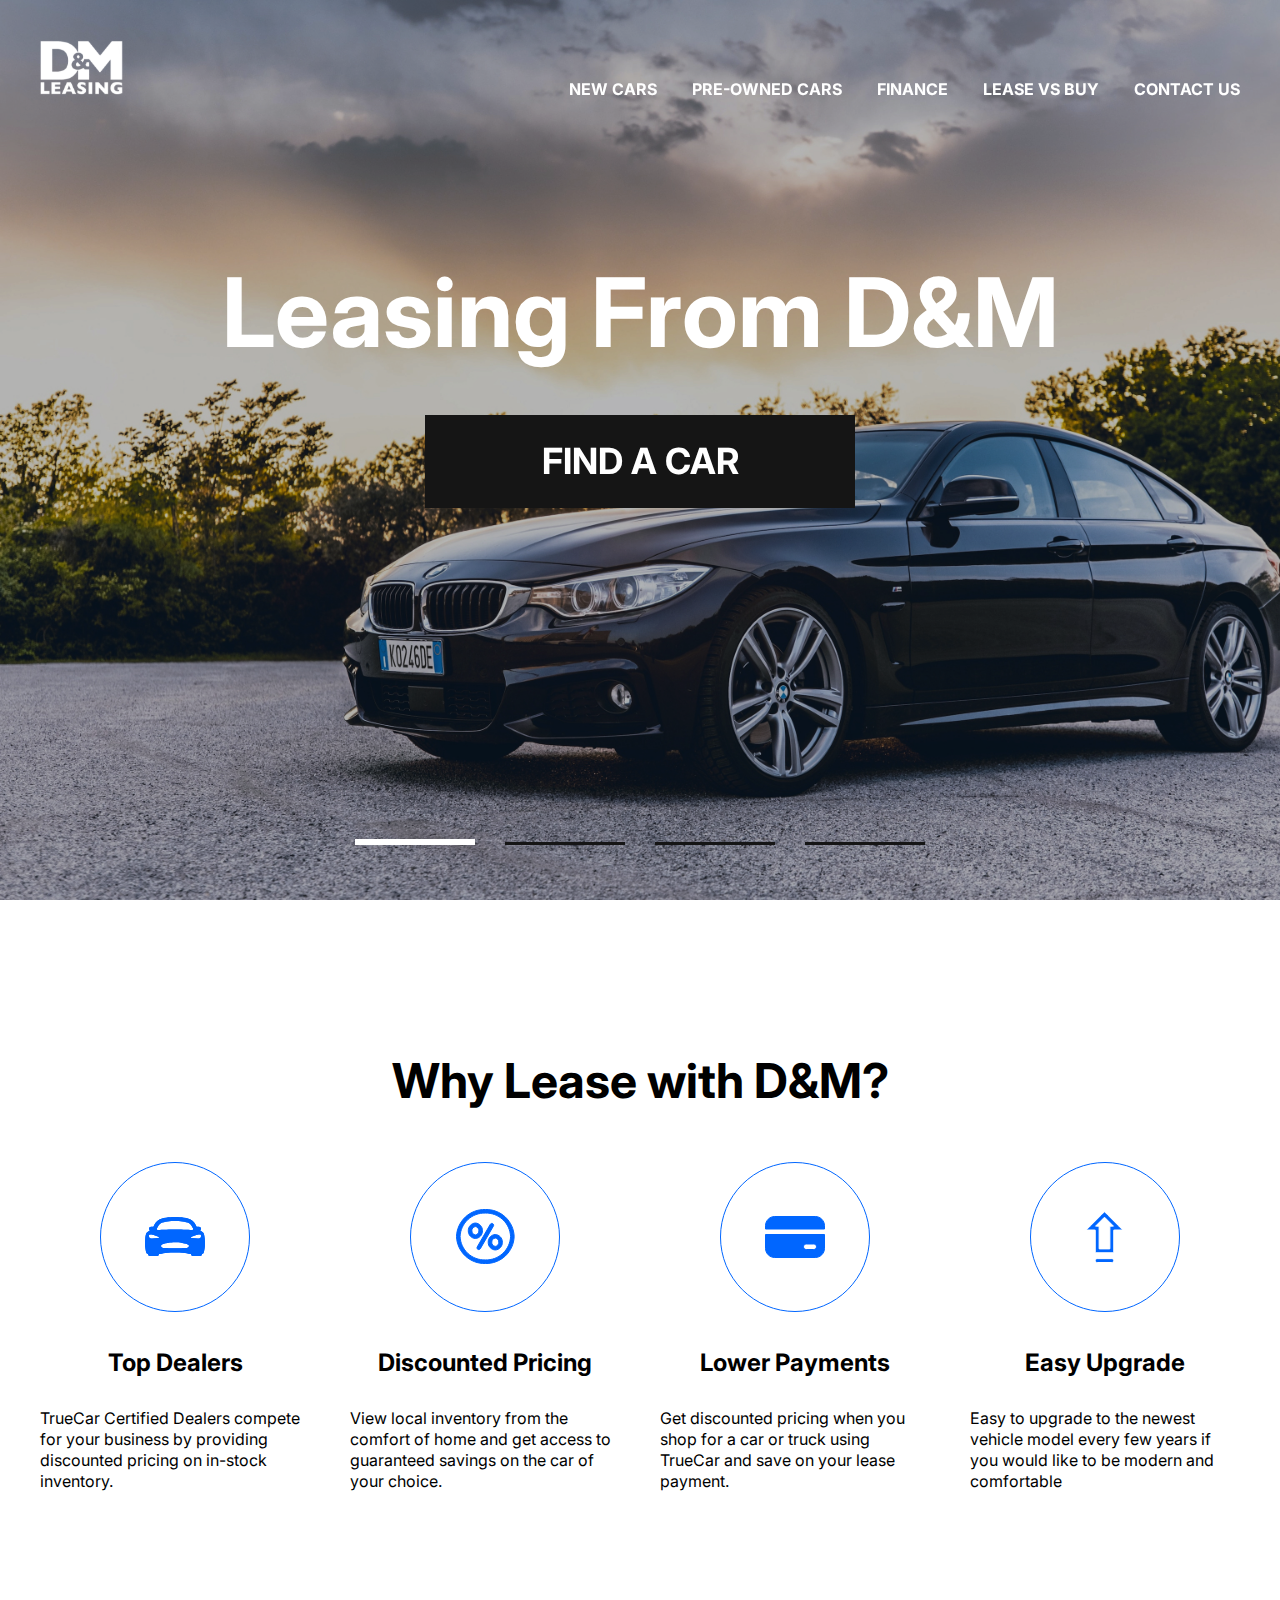
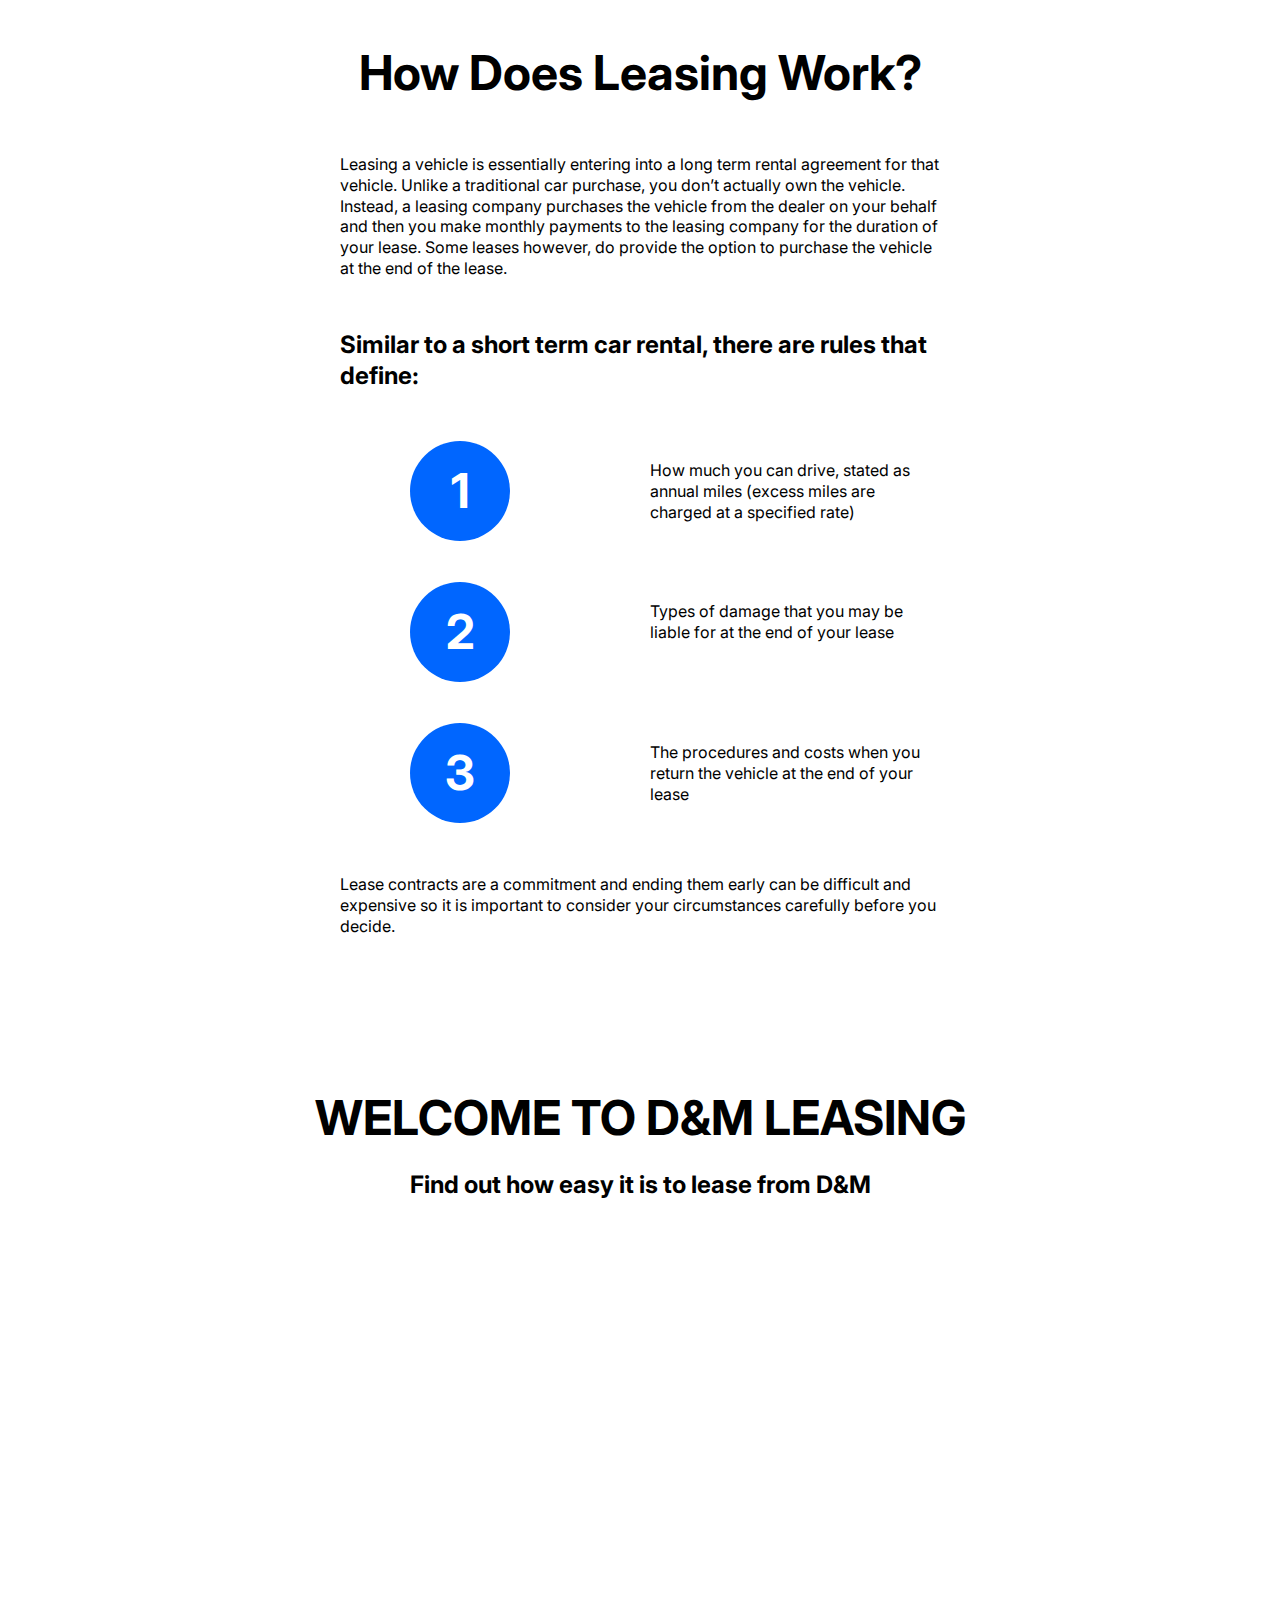
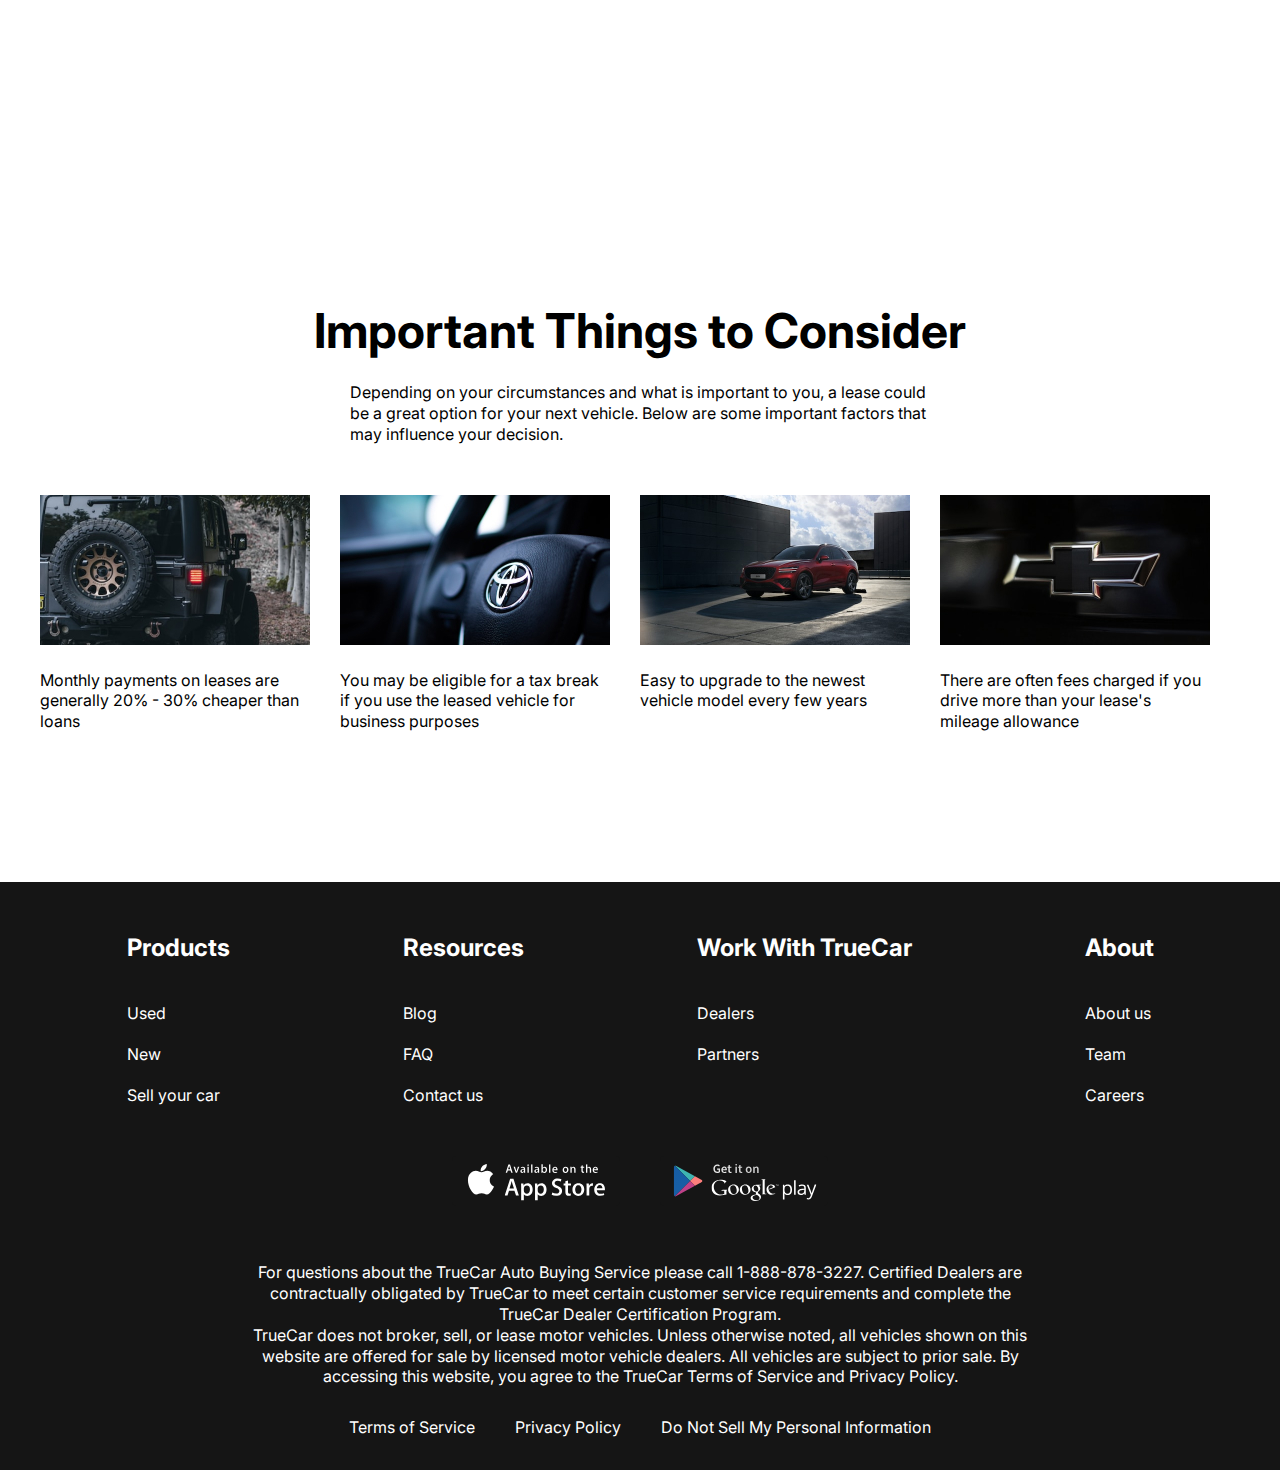
<file: index.html>
<!DOCTYPE html>
<html lang="en">
<head>
    <meta charset="UTF-8">
    <meta http-equiv="X-UA-Compatible" content="IE=edge">
    <meta name="viewport" content="width=device-width, initial-scale=1.0">
    <title>Document</title>
    <link rel="preconnect" href="https://fonts.googleapis.com">
    <link rel="preconnect" href="https://fonts.gstatic.com" crossorigin>
    <link href="https://fonts.googleapis.com/css2?family=Inter&display=swap" rel="stylesheet">
    <link rel="stylesheet" href="https://cdn.jsdelivr.net/npm/swiper@9/swiper-bundle.min.css"/>
    <link rel="stylesheet" href="CSS/style.css">
</head>
<body>
    <div class="wrapper">
        <header class="header header-main">
            <div class="container">
                <div class="header__inner">
                    <a class="logo" href="index.html" >
                        <img class="logo__img" src="images/logo.svg" alt="" >
                    </a>
                    <nav class="menu">
                        <button class="menu__btn">
                            <span></span>
                            <span></span>
                            <span></span>
                        </button>
                        <ul class="menu__list">
                            <li class="menu__list-item">
                                <a class="menu__list-link" href="new-cars.html" >NEW CARS</a>
                            </li>
                            <li class="menu__list-item">
                                <a class="menu__list-link" href="#" >PRE-OWNED CARS</a>
                            </li>
                            <li class="menu__list-item">
                                <a class="menu__list-link" href="#" >FINANCE</a>
                            </li>
                            <li class="menu__list-item">
                                <a class="menu__list-link" href="#" >LEASE VS BUY</a>
                            </li>
                            <li class="menu__list-item">
                                <a class="menu__list-link" href="contacts.html" >CONTACT US</a>
                            </li>
                        </ul>
                    </nav>
                </div>
            </div>
        </header>
        <main class="main">
            <section class="top">
                <div class="container">
                    <h1 class="title">Leasing From D&M</h1>
                    <a class="top__link" href="new-cars.html">
                        FIND A CAR
                    </a>
                </div>
            </section>
            <div class="slider">
                <div class="swiper">
                    <div class="swiper-wrapper">
                        <div class="swiper-slide" style="background-image: url(images/slide-1.jpg);"></div>
                        <div class="swiper-slide" style="background-image: url(images/slide-2.jpg);"></div>
                        <div class="swiper-slide" style="background-image: url(images/slide-1.jpg);"></div>
                        <div class="swiper-slide" style="background-image: url(images/slide-2.jpg);"></div>
                        

                    </div>
                    <div class="swiper-pagination"></div>
                </div>
            </div>
            <section class="why-lease">
                <div class="container">
                    <h2 class="section-title ">
                        Why Lease with D&M?
                    </h2>
                    <ul class="why-lease__list">
                        <li class="why-lease__item">
                            <img class="why-lease__item-img" src="images/why-lease-1.svg" alt="">
                            <h3 class="why-lease__item-title">
                                Top Dealers
                            </h3>
                            <p class="why-lease__item-text">
                                TrueCar Certified Dealers compete for your business by providing discounted pricing on in-stock inventory.
                            </p>
                        </li>
                        <li class="why-lease__item">
                            <img class="why-lease__item-img" src="images/why-lease-2.svg" alt="">
                            <h3 class="why-lease__item-title">
                                Discounted Pricing
                            </h3>
                            <p class="why-lease__item-text">
                                View local inventory from the comfort of home and get access to guaranteed savings on the car of your choice.
                            </p>
                        </li>
                        <li class="why-lease__item">
                            <img class="why-lease__item-img" src="images/why-lease-3.svg" alt="">
                            <h3 class="why-lease__item-title">
                                Lower Payments
                            </h3>
                            <p class="why-lease__item-text">
                                Get discounted pricing when you shop for a car or truck using TrueCar and save on your lease payment.
                            </p>
                        </li>
                        <li class="why-lease__item">
                            <img class="why-lease__item-img" src="images/why-lease-4.svg" alt="">
                            <h3 class="why-lease__item-title">
                                Easy Upgrade
                            </h3>
                            <p class="why-lease__item-text">
                                Easy to upgrade to the newest vehicle model every few years if you would like to be modern and comfortable
                            </p>
                        </li>
                    </ul>
                </div>
            </section>
            <section class="how-does">
                <div class="container">
                    <div class="how-does__inner">
                        <h2 class="section-title">
                            How Does Leasing Work?
                        </h2>
                        <p class="how-does__text">
                            Leasing a vehicle is essentially entering into a long term rental agreement for that vehicle. Unlike a traditional car purchase, you don’t actually own the vehicle. Instead, a leasing company purchases the vehicle from the dealer on your behalf and then you make monthly payments to the leasing company for the duration of your lease. Some leases however, do provide the option to purchase the vehicle at the end of the lease.
                        </p>
                        <h4 class="how__does-title">
                            Similar to a short term car rental, there are rules that define:
                        </h4>
                        <ol class="how__does-list">
                            <li class="how__does-item">
                                How much you can drive, stated as annual miles (excess miles are charged at a specified rate)
                            </li>
                            <li class="how__does-item">
                                Types of damage that you may be liable for at the end of your lease
                            </li>
                            <li class="how__does-item">
                                The procedures and costs when you return the vehicle at the end of your lease
                            </li>
                        </ol>
                        <p class="how-does__text">
                            Lease contracts are a commitment and ending them early can be difficult and expensive so it is important to consider your circumstances carefully before you decide.
                        </p>
                    </div>
                </div>
            </section>
            <section class="video">
                <div class="container">
                    <h2 class="section-title video__title">
                        WELCOME TO D&M LEASING
                    </h2>
                    <p class="video__text">
                        Find out how easy it is to lease from D&M
                    </p>
                    <iframe class="video__content" width="1000" height="500" src="https://www.youtube.com/embed/1RBpS2SXwi4?controls=0" title="YouTube video player" frameborder="0" allow="accelerometer; autoplay; clipboard-write; encrypted-media; gyroscope; picture-in-picture; web-share" allowfullscreen></iframe>
                </div>
            </section>
            <section class="important">
                <div class="container">
                    <h2 class="section-title important__title">
                        Important Things to Consider
                    </h2>
                    <p class="important__text">
                        Depending on your circumstances and what is important to you, a lease could be a great option for your next vehicle. Below are some important factors that may influence your decision.
                    </p>
                    <ul class="important__list">
                        <li class="important__item">
                            <img class="important__item-img" src="images/imp-1.jpg" alt="">
                            <p class="important__item-text">
                                Monthly payments on leases are generally 20% - 30% cheaper than loans
                            </p>
                        </li>
                        <li class="important__item">
                            <img class="important__item-img" src="images/imp-2.jpg" alt="">
                            <p class="important__item-text">
                                You may be eligible for a tax break if you use the leased vehicle for business purposes
                            </p>
                        </li>
                        <li class="important__item">
                            <img class="important__item-img" src="images/imp-3.jpg" alt="">
                            <p class="important__item-text">
                                Easy to upgrade to the newest vehicle model every few years
                            </p>
                        </li>
                        <li class="important__item">
                            <img class="important__item-img" src="images/imp-4.jpg" alt="">
                            <p class="important__item-text">
                                There are often fees charged if you drive more than your lease's mileage allowance
                            </p>
                        </li>
                    </ul>
                </div>
            </section>
        </main>
        <footer class="footer">
            <div class="container">
                <nav class="footer__menu">
                    <ul class="footer__menu-list">
                        <li class="footer__menu-item">
                            <p class="footer__menu-title">Products</p>
                        </li>
                        <li class="footer__menu-item">
                            <a href="#" class="footer__menu-link">Used</a>
                        </li>
                        <li class="footer__menu-item">
                            <a href="#" class="footer__menu-link">New</a>
                        </li>
                        <li class="footer__menu-item">
                            <a href="#" class="footer__menu-link">Sell your car</a>
                        </li>
                    </ul>
                    <ul class="footer__menu-list">
                        <li class="footer__menu-item">
                            <p class="footer__menu-title">Resources</p>
                        </li>
                        <li class="footer__menu-item">
                            <a href="#" class="footer__menu-link">Blog</a>
                        </li>
                        <li class="footer__menu-item">
                            <a href="#" class="footer__menu-link">FAQ</a>
                        </li>
                        <li class="footer__menu-item">
                            <a href="#" class="footer__menu-link">Contact us</a>
                        </li>
                    </ul>
                    <ul class="footer__menu-list">
                        <li class="footer__menu-item">
                            <p class="footer__menu-title">Work With TrueCar</p>
                        </li>
                        <li class="footer__menu-item">
                            <a href="#" class="footer__menu-link">Dealers</a>
                        </li>
                        <li class="footer__menu-item">
                            <a href="#" class="footer__menu-link">Partners</a>
                        </li>
                    </ul>
                    <ul class="footer__menu-list">
                        <li class="footer__menu-item">
                            <p class="footer__menu-title">About</p>
                        </li>
                        <li class="footer__menu-item">
                            <a href="#" class="footer__menu-link">About us</a>
                        </li>
                        <li class="footer__menu-item">
                            <a href="#" class="footer__menu-link">Team</a>
                        </li>
                        <li class="footer__menu-item">
                            <a href="#" class="footer__menu-link">Careers</a>
                        </li>
                    </ul>
                </nav>
                <ul class="app">
                    <li class="app__item">
                        <a href="#" class="app__item-link">
                            <img class="app__item-img" src="images/appstore.svg" alt="#">
                        </a>
                    </li>
                    <li class="app__item">
                        <a href="#" class="app__item-link">
                            <img class="app__item-img" src="images/googleplay.svg" alt="#">
                        </a>
                    </li>
                </ul>
                <div class="footer__copy">
                    <p class="footer__copy-text">
                        For questions about the TrueCar Auto Buying Service please call 1-888-878-3227.
                        Certified Dealers are contractually obligated by TrueCar to meet certain customer service requirements and complete the TrueCar Dealer Certification Program.
                    </p>
                    <p class="footer__copy-text">
                        TrueCar does not broker, sell, or lease motor vehicles. Unless otherwise noted, all vehicles shown on this website are offered for sale by licensed motor vehicle dealers. 
                        All vehicles are subject to prior sale. By accessing this website, you agree to the TrueCar Terms of Service and Privacy Policy.
                    </p>
                </div>
                <nav class="copy__nav">
                    <ul class="copy__nav-list">
                        <li class="copy__nav-item">
                            <a class="copy__nav-link" href="#" >Terms of Service</a>
                        </li>
                        <li class="copy__nav-item">
                            <a class="copy__nav-link" href="#" >Privacy Policy</a>
                        </li>
                        <li class="copy__nav-item">
                            <a class="copy__nav-link" href="#" >Do Not Sell My Personal Information</a>
                        </li>
                    </ul>
                </nav>
            </div>
        </footer>
    </div>
    <script src="https://cdn.jsdelivr.net/npm/swiper@9/swiper-bundle.min.js"></script>
    <script src="js/main.js"></script>
</body>
</html>
</file>
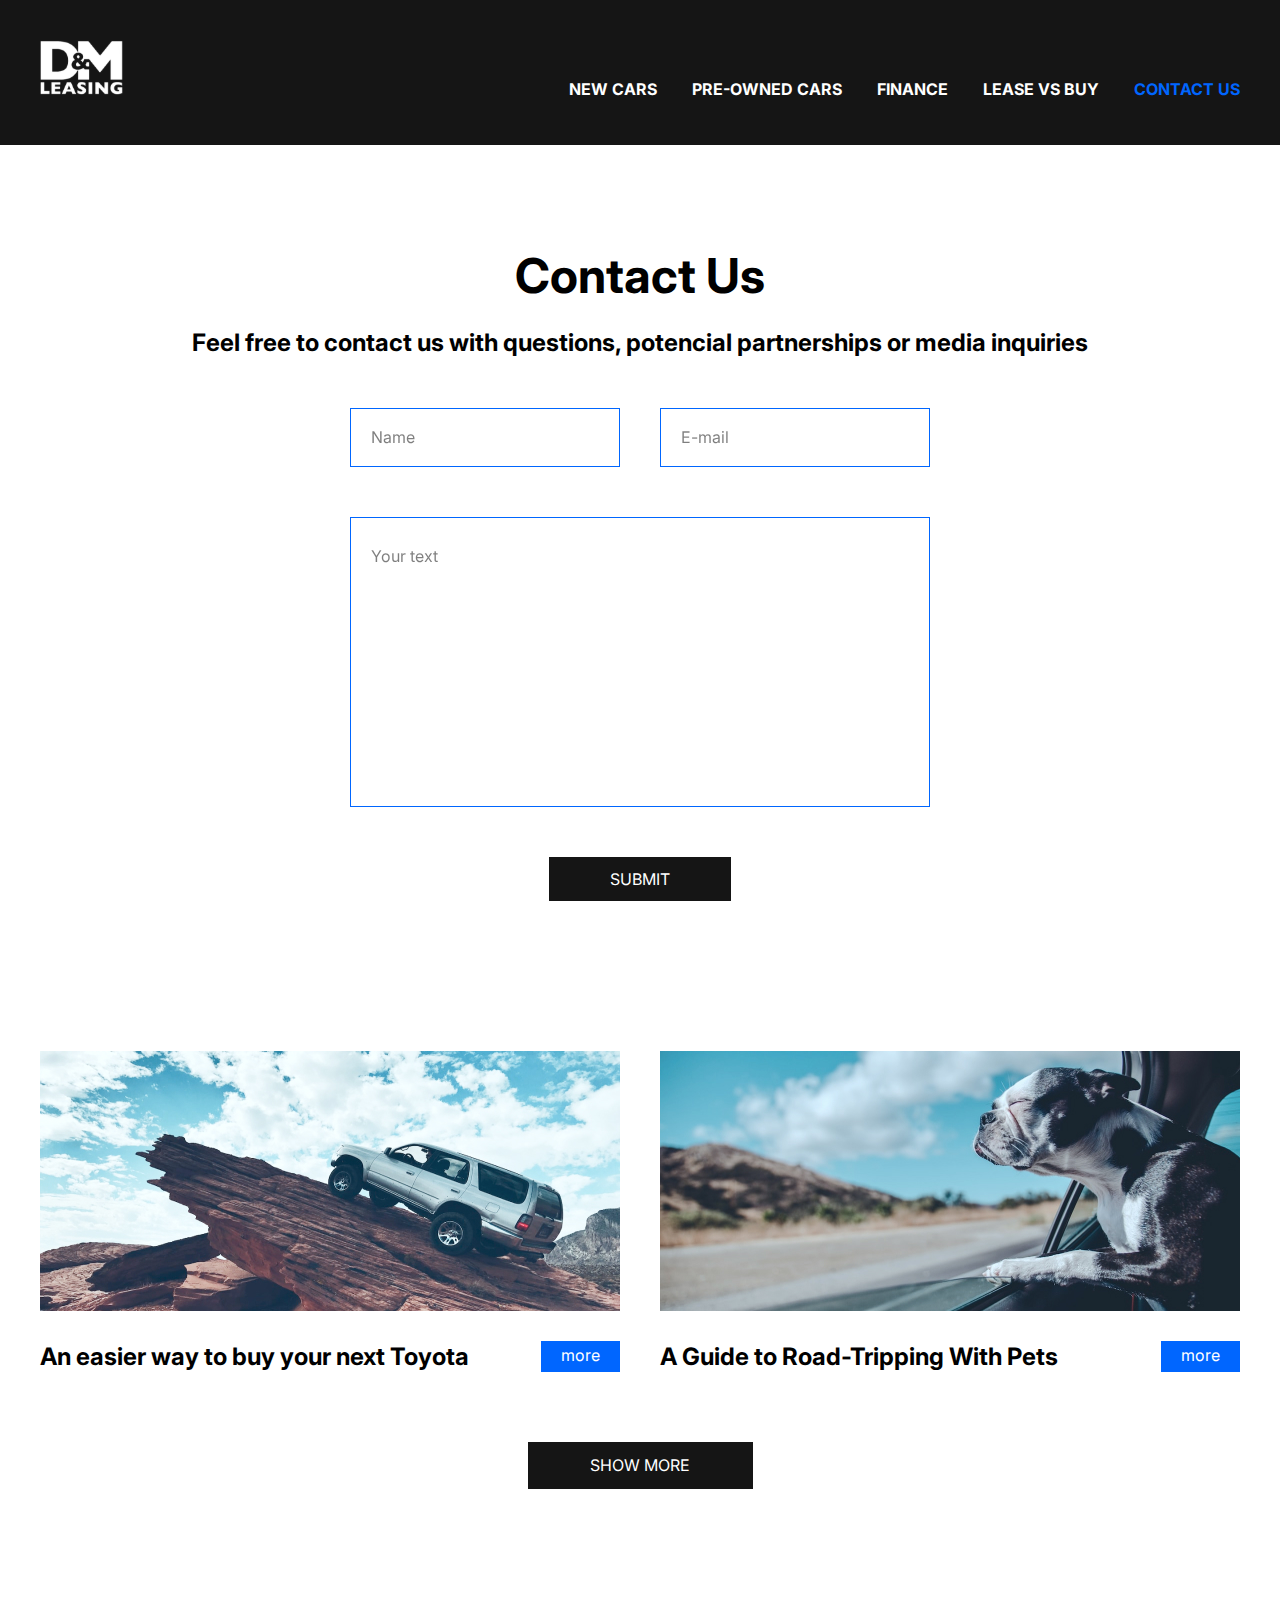
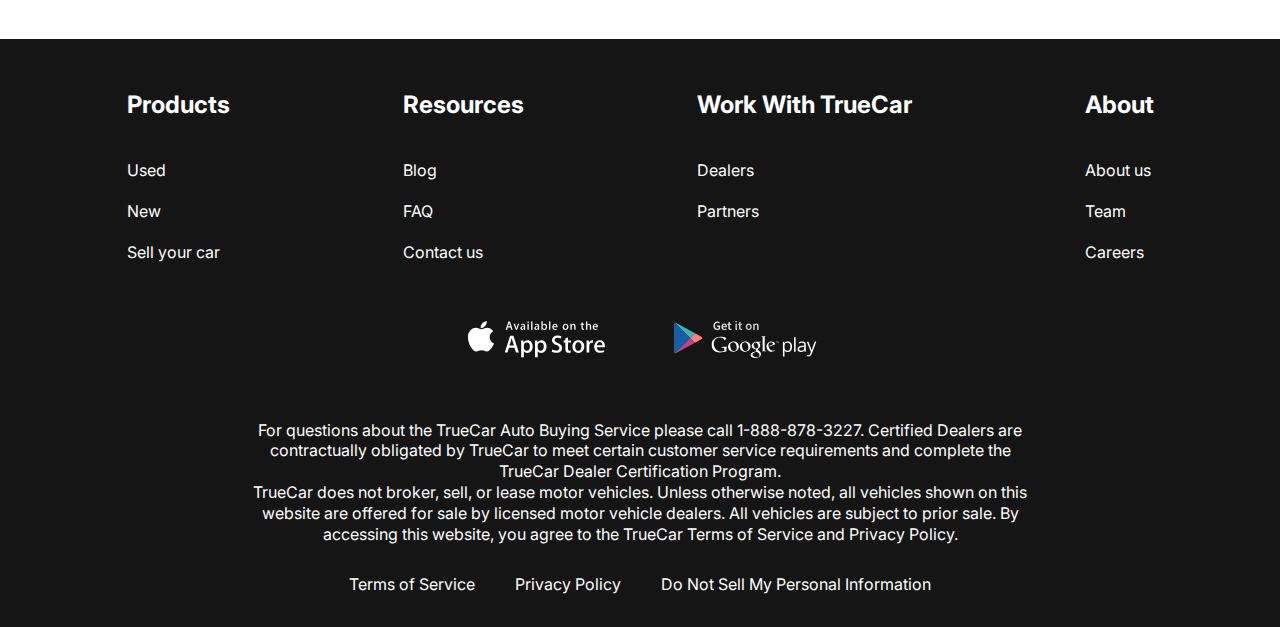
<file: contacts.html>
<!DOCTYPE html>
<html lang="en">
<head>
    <meta charset="UTF-8">
    <meta http-equiv="X-UA-Compatible" content="IE=edge">
    <meta name="viewport" content="width=device-width, initial-scale=1.0">
    <title>Document</title>
    <link rel="preconnect" href="https://fonts.googleapis.com">
    <link rel="preconnect" href="https://fonts.gstatic.com" crossorigin>
    <link href="https://fonts.googleapis.com/css2?family=Inter&display=swap" rel="stylesheet">
    <link rel="stylesheet" href="CSS/style.css">
</head>
<body>
    <div class="wrapper">
        <header class="header">
            <div class="container">
                <div class="header__inner">
                    <a class="logo" href="index.html" >
                        <img class="logo__img" src="images/logo.svg" alt="" >
                    </a>
                    <nav class="menu">
                        <button class="menu__btn">
                            <span></span>
                            <span></span>
                            <span></span>
                        </button>
                        <ul class="menu__list">
                            <li class="menu__list-item">
                                <a class="menu__list-link" href="new-cars.html" >NEW CARS</a>
                            </li>
                            <li class="menu__list-item">
                                <a class="menu__list-link" href="#" >PRE-OWNED CARS</a>
                            </li>
                            <li class="menu__list-item">
                                <a class="menu__list-link" href="#" >FINANCE</a>
                            </li>
                            <li class="menu__list-item">
                                <a class="menu__list-link" href="#" >LEASE VS BUY</a>
                            </li>
                            <li class="menu__list-item">
                                <a class="menu__list-link menu__list-link--active" href="#" >CONTACT US</a>
                            </li>
                        </ul>
                    </nav>
                </div>
            </div>
        </header>
        <main class="main">
            <section class="contacts">
                <div class="container">
                    <h2 class="section-title contacts__title">Contact Us</h2>
                    <p class="contacts__text">
                        Feel free to contact us with questions, potencial partnerships or media inquiries
                    </p>
                    <form class="form">
                        <input class="form__input" type="text" placeholder="Name">
                        <input class="form__input" type="email" placeholder="E-mail">
                        <textarea class="form__textarea" placeholder="Your text"></textarea>
                        <button class="form__btn" type="submit">SUBMIT</button>
                    </form>
                </div>
            </section>
            <section class="blog">
                <div class="container">
                    <div class="blog__items">
                        <div class="blog__item">
                            <img class="blog__item-img" src="images/blog-1.jpg" alt="">
                            <h4 class="blog__item-title">An easier way to buy your next Toyota</h4>
                            <a class="blog__item-link" href="#" >more</a>
                        </div>
                        <div class="blog__item">
                            <img class="blog__item-img" src="images/blog-2.jpg" alt="">
                            <h4 class="blog__item-title">A Guide to Road-Tripping With Pets</h4>
                            <a class="blog__item-link" href="#" >more</a>
                        </div>
                    </div>
                    <a class="showmore__link" href="" >SHOW MORE</a>
                </div>
            </section>
        </main>
        <footer class="footer">
            <div class="container">
                <nav class="footer__menu">
                    <ul class="footer__menu-list">
                        <li class="footer__menu-item">
                            <p class="footer__menu-title">Products</p>
                        </li>
                        <li class="footer__menu-item">
                            <a href="#" class="footer__menu-link">Used</a>
                        </li>
                        <li class="footer__menu-item">
                            <a href="#" class="footer__menu-link">New</a>
                        </li>
                        <li class="footer__menu-item">
                            <a href="#" class="footer__menu-link">Sell your car</a>
                        </li>
                    </ul>
                    <ul class="footer__menu-list">
                        <li class="footer__menu-item">
                            <p class="footer__menu-title">Resources</p>
                        </li>
                        <li class="footer__menu-item">
                            <a href="#" class="footer__menu-link">Blog</a>
                        </li>
                        <li class="footer__menu-item">
                            <a href="#" class="footer__menu-link">FAQ</a>
                        </li>
                        <li class="footer__menu-item">
                            <a href="#" class="footer__menu-link">Contact us</a>
                        </li>
                    </ul>
                    <ul class="footer__menu-list">
                        <li class="footer__menu-item">
                            <p class="footer__menu-title">Work With TrueCar</p>
                        </li>
                        <li class="footer__menu-item">
                            <a href="#" class="footer__menu-link">Dealers</a>
                        </li>
                        <li class="footer__menu-item">
                            <a href="#" class="footer__menu-link">Partners</a>
                        </li>
                    </ul>
                    <ul class="footer__menu-list">
                        <li class="footer__menu-item">
                            <p class="footer__menu-title">About</p>
                        </li>
                        <li class="footer__menu-item">
                            <a href="#" class="footer__menu-link">About us</a>
                        </li>
                        <li class="footer__menu-item">
                            <a href="#" class="footer__menu-link">Team</a>
                        </li>
                        <li class="footer__menu-item">
                            <a href="#" class="footer__menu-link">Careers</a>
                        </li>
                    </ul>
                </nav>
                <ul class="app">
                    <li class="app__item">
                        <a href="#" class="app__item-link">
                            <img class="app__item-img" src="images/appstore.svg" alt="#">
                        </a>
                    </li>
                    <li class="app__item">
                        <a href="#" class="app__item-link">
                            <img class="app__item-img" src="images/googleplay.svg" alt="#">
                        </a>
                    </li>
                </ul>
                <div class="footer__copy">
                    <p class="footer__copy-text">
                        For questions about the TrueCar Auto Buying Service please call 1-888-878-3227.
                        Certified Dealers are contractually obligated by TrueCar to meet certain customer service requirements and complete the TrueCar Dealer Certification Program.
                    </p>
                    <p class="footer__copy-text">
                        TrueCar does not broker, sell, or lease motor vehicles. Unless otherwise noted, all vehicles shown on this website are offered for sale by licensed motor vehicle dealers. 
                        All vehicles are subject to prior sale. By accessing this website, you agree to the TrueCar Terms of Service and Privacy Policy.
                    </p>
                </div>
                <nav class="copy__nav">
                    <ul class="copy__nav-list">
                        <li class="copy__nav-item">
                            <a class="copy__nav-link" href="#" >Terms of Service</a>
                        </li>
                        <li class="copy__nav-item">
                            <a class="copy__nav-link" href="#" >Privacy Policy</a>
                        </li>
                        <li class="copy__nav-item">
                            <a class="copy__nav-link" href="#" >Do Not Sell My Personal Information</a>
                        </li>
                    </ul>
                </nav>
            </div>
        </footer>
    </div>
    <script src="js/main.js"></script>
</body>
</html>
</file>
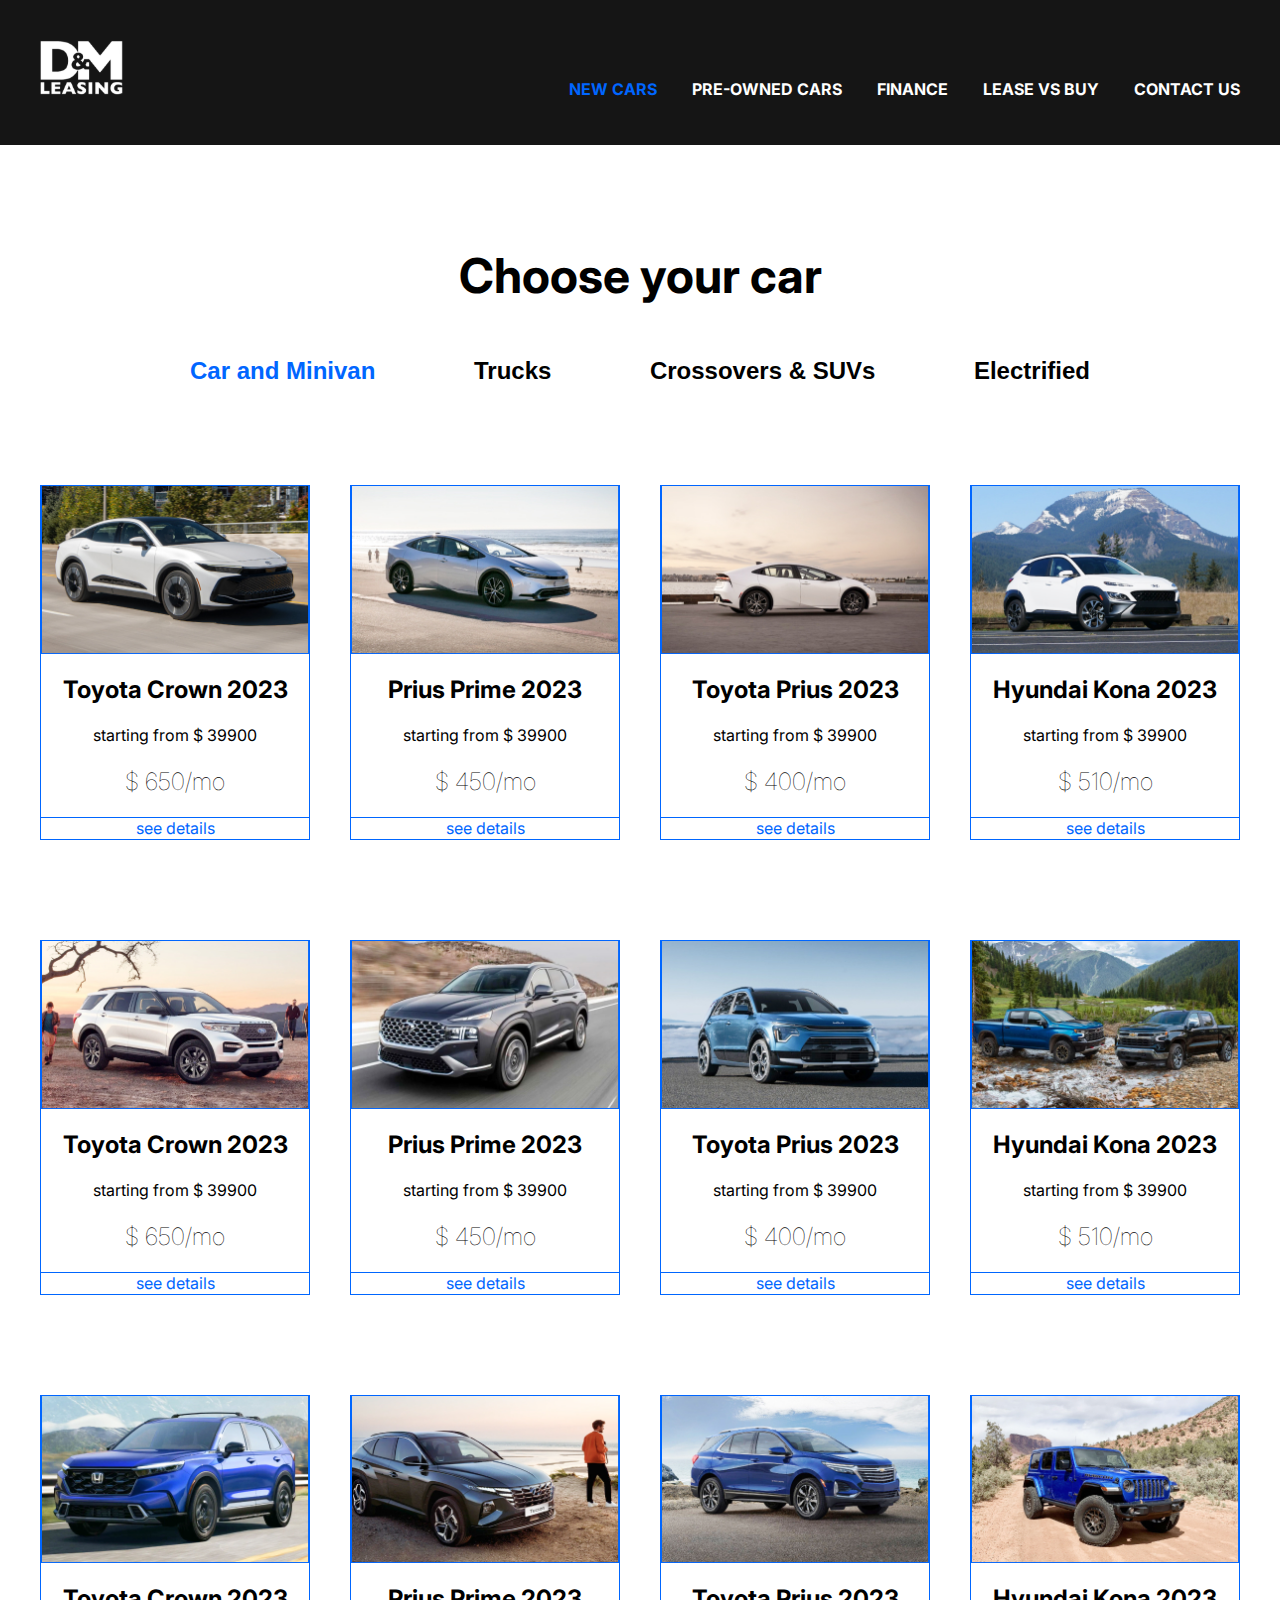
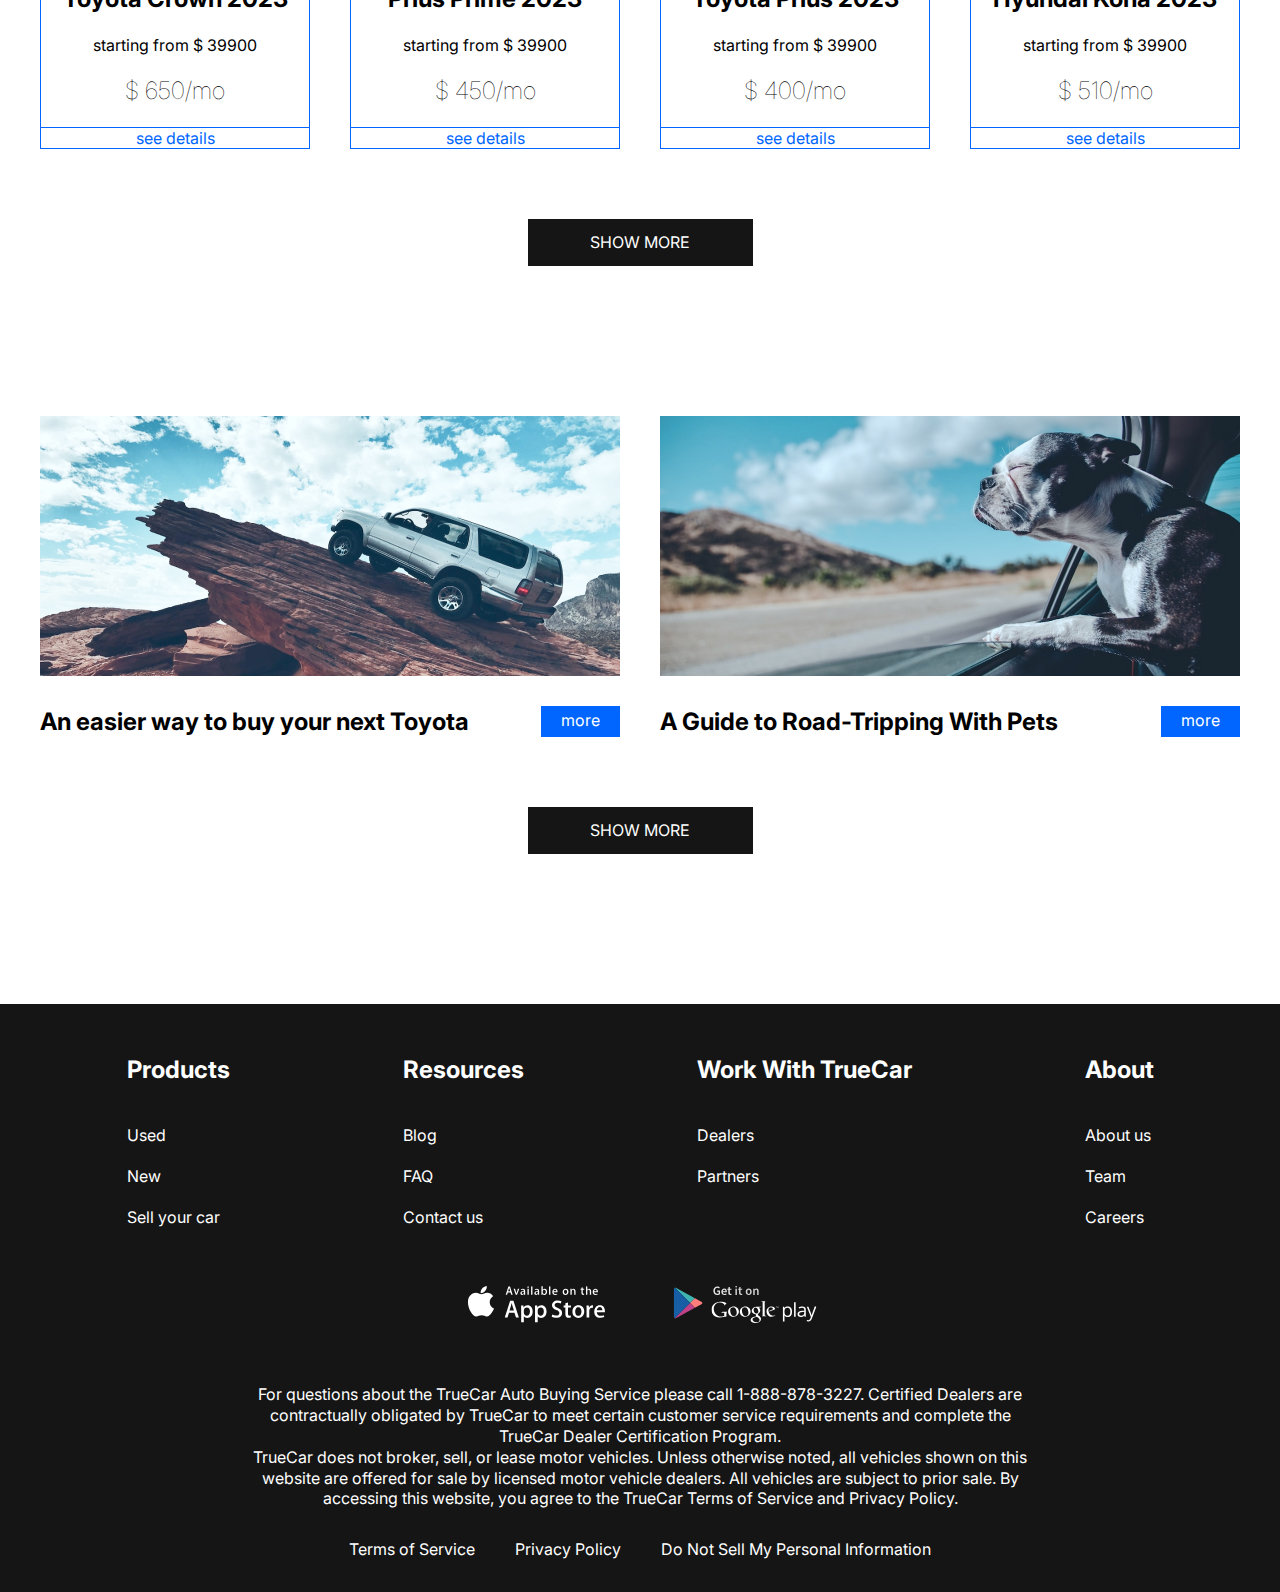
<file: new-cars.html>
<!DOCTYPE html>
<html lang="en">
<head>
    <meta charset="UTF-8">
    <meta http-equiv="X-UA-Compatible" content="IE=edge">
    <meta name="viewport" content="width=device-width, initial-scale=1.0">
    <title>Document</title>
    <link rel="preconnect" href="https://fonts.googleapis.com">
    <link rel="preconnect" href="https://fonts.gstatic.com" crossorigin>
    <link href="https://fonts.googleapis.com/css2?family=Inter&display=swap" rel="stylesheet">
    <link rel="stylesheet" href="CSS/style.css">
</head>
<body>
    <div class="wrapper">
        <header class="header">
            <div class="container">
                <div class="header__inner">
                    <a class="logo" href="index.html" >
                        <img class="logo__img" src="images/logo.svg" alt="" >
                    </a>
                    <nav class="menu">
                        <button class="menu__btn">
                            <span></span>
                            <span></span>
                            <span></span>
                        </button>
                        <ul class="menu__list">
                            <li class="menu__list-item">
                                <a class="menu__list-link menu__list-link--active" href="#" >NEW CARS</a>
                            </li>
                            <li class="menu__list-item">
                                <a class="menu__list-link" href="#" >PRE-OWNED CARS</a>
                            </li>
                            <li class="menu__list-item">
                                <a class="menu__list-link" href="#" >FINANCE</a>
                            </li>
                            <li class="menu__list-item">
                                <a class="menu__list-link" href="#" >LEASE VS BUY</a>
                            </li>
                            <li class="menu__list-item">
                                <a class="menu__list-link" href="contacts.html" >CONTACT US</a>
                            </li>
                        </ul>
                    </nav>
                </div>
            </div>
        </header>
        <main class="main">
            <section class="choose">
                <div class="container">
                    <h2 class="section-title">
                        Choose your car
                    </h2>
                    <div class="tabs">
                        <div class="tabs__btn">
                            <button class="tabs__btn-item tabs__btn-item--active" data-button="content-1">Car and Minivan</button>
                            <button class="tabs__btn-item" data-button="content-2">Trucks</button>
                            <button class="tabs__btn-item" data-button="content-3">Crossovers & SUVs</button>
                            <button class="tabs__btn-item" data-button="content-4">Electrified</button>
                        </div>
                        <div class="tabs__content">
                            <div class="tabs__content-item tabs__content-item--active" id="content-1">
                                <div class="card">
                                    <div class="card__content">
                                        <img class="card__img" src="images/card-1.jpg" alt="">
                                        <h4 class="card__title">Toyota Crown 2023</h4>
                                        <p class="card__text">starting from $ 39900</p>
                                        <p class="card__price">$ 650/mo</p>
                                    </div>
                                    <a class="card__link" href="#" >see details</a>
                                </div>
                                <div class="card">
                                    <div class="card__content">
                                        <img class="card__img" src="images/card-2.jpg" alt="">
                                        <h4 class="card__title">Prius Prime 2023</h4>
                                        <p class="card__text">starting from $ 39900</p>
                                        <p class="card__price">$ 450/mo</p>
                                    </div>
                                    <a class="card__link" href="#" >see details</a>
                                </div>
                                <div class="card">
                                    <div class="card__content">
                                        <img class="card__img" src="images/card-3.jpg" alt="">
                                        <h4 class="card__title">Toyota Prius 2023</h4>
                                        <p class="card__text">starting from $ 39900</p>
                                        <p class="card__price">$ 400/mo</p>
                                    </div>
                                    <a class="card__link" href="#" >see details</a>
                                </div>
                                <div class="card">
                                    <div class="card__content">
                                        <img class="card__img" src="images/card-4.jpg" alt="">
                                        <h4 class="card__title">Hyundai Kona 2023</h4>
                                        <p class="card__text">starting from $ 39900</p>
                                        <p class="card__price">$ 510/mo</p>
                                    </div>
                                    <a class="card__link" href="#" >see details</a>
                                </div>
                                <div class="card">
                                    <div class="card__content">
                                        <img class="card__img" src="images/card-5.jpg" alt="">
                                        <h4 class="card__title">Toyota Crown 2023</h4>
                                        <p class="card__text">starting from $ 39900</p>
                                        <p class="card__price">$ 650/mo</p>
                                    </div>
                                    <a class="card__link" href="#" >see details</a>
                                </div>
                                <div class="card">
                                    <div class="card__content">
                                        <img class="card__img" src="images/card-6.jpg" alt="">
                                        <h4 class="card__title">Prius Prime 2023</h4>
                                        <p class="card__text">starting from $ 39900</p>
                                        <p class="card__price">$ 450/mo</p>
                                    </div>
                                    <a class="card__link" href="#" >see details</a>
                                </div>
                                <div class="card">
                                    <div class="card__content">
                                        <img class="card__img" src="images/card-7.jpg" alt="">
                                        <h4 class="card__title">Toyota Prius 2023</h4>
                                        <p class="card__text">starting from $ 39900</p>
                                        <p class="card__price">$ 400/mo</p>
                                    </div>
                                    <a class="card__link" href="#" >see details</a>
                                </div>
                                <div class="card">
                                    <div class="card__content">
                                        <img class="card__img" src="images/card-8.jpg" alt="">
                                        <h4 class="card__title">Hyundai Kona 2023</h4>
                                        <p class="card__text">starting from $ 39900</p>
                                        <p class="card__price">$ 510/mo</p>
                                    </div>
                                    <a class="card__link" href="#" >see details</a>
                                </div>
                                <div class="card">
                                    <div class="card__content">
                                        <img class="card__img" src="images/card-9.jpg" alt="">
                                        <h4 class="card__title">Toyota Crown 2023</h4>
                                        <p class="card__text">starting from $ 39900</p>
                                        <p class="card__price">$ 650/mo</p>
                                    </div>
                                    <a class="card__link" href="#" >see details</a>
                                </div>
                                <div class="card">
                                    <div class="card__content">
                                        <img class="card__img" src="images/card-10.jpg" alt="">
                                        <h4 class="card__title">Prius Prime 2023</h4>
                                        <p class="card__text">starting from $ 39900</p>
                                        <p class="card__price">$ 450/mo</p>
                                    </div>
                                    <a class="card__link" href="#" >see details</a>
                                </div>
                                <div class="card">
                                    <div class="card__content">
                                        <img class="card__img" src="images/card-11.jpg" alt="">
                                        <h4 class="card__title">Toyota Prius 2023</h4>
                                        <p class="card__text">starting from $ 39900</p>
                                        <p class="card__price">$ 400/mo</p>
                                    </div>
                                    <a class="card__link" href="#" >see details</a>
                                </div>
                                <div class="card">
                                    <div class="card__content">
                                        <img class="card__img" src="images/card-12.jpg" alt="">
                                        <h4 class="card__title">Hyundai Kona 2023</h4>
                                        <p class="card__text">starting from $ 39900</p>
                                        <p class="card__price">$ 510/mo</p>
                                    </div>
                                    <a class="card__link" href="#" >see details</a>
                                </div>
                            </div>
                            <div class="tabs__content-item" id="content-2">
                                <div class="card">
                                    <div class="card__content">
                                        <img class="card__img" src="images/card-1.jpg" alt="">
                                        <h4 class="card__title">Toyota Crown 2023</h4>
                                        <p class="card__text">starting from $ 39900</p>
                                        <p class="card__price">$ 650/mo</p>
                                    </div>
                                    <a class="card__link" href="#" >see details</a>
                                </div>
                                <div class="card">
                                    <div class="card__content">
                                        <img class="card__img" src="images/card-2.jpg" alt="">
                                        <h4 class="card__title">Prius Prime 2023</h4>
                                        <p class="card__text">starting from $ 39900</p>
                                        <p class="card__price">$ 450/mo</p>
                                    </div>
                                    <a class="card__link" href="#" >see details</a>
                                </div>
                                <div class="card">
                                    <div class="card__content">
                                        <img class="card__img" src="images/card-3.jpg" alt="">
                                        <h4 class="card__title">Toyota Prius 2023</h4>
                                        <p class="card__text">starting from $ 39900</p>
                                        <p class="card__price">$ 400/mo</p>
                                    </div>
                                    <a class="card__link" href="#" >see details</a>
                                </div>
                                <div class="card">
                                    <div class="card__content">
                                        <img class="card__img" src="images/card-4.jpg" alt="">
                                        <h4 class="card__title">Hyundai Kona 2023</h4>
                                        <p class="card__text">starting from $ 39900</p>
                                        <p class="card__price">$ 510/mo</p>
                                    </div>
                                    <a class="card__link" href="#" >see details</a>
                                </div>
                            </div>
                            <div class="tabs__content-item" id="content-3">
                                <div class="card">
                                    <div class="card__content">
                                        <img class="card__img" src="images/card-5.jpg" alt="">
                                        <h4 class="card__title">Toyota Crown 2023</h4>
                                        <p class="card__text">starting from $ 39900</p>
                                        <p class="card__price">$ 650/mo</p>
                                    </div>
                                    <a class="card__link" href="#" >see details</a>
                                </div>
                                <div class="card">
                                    <div class="card__content">
                                        <img class="card__img" src="images/card-6.jpg" alt="">
                                        <h4 class="card__title">Prius Prime 2023</h4>
                                        <p class="card__text">starting from $ 39900</p>
                                        <p class="card__price">$ 450/mo</p>
                                    </div>
                                    <a class="card__link" href="#" >see details</a>
                                </div>
                                <div class="card">
                                    <div class="card__content">
                                        <img class="card__img" src="images/card-7.jpg" alt="">
                                        <h4 class="card__title">Toyota Prius 2023</h4>
                                        <p class="card__text">starting from $ 39900</p>
                                        <p class="card__price">$ 400/mo</p>
                                    </div>
                                    <a class="card__link" href="#" >see details</a>
                                </div>
                                <div class="card">
                                    <div class="card__content">
                                        <img class="card__img" src="images/card-8.jpg" alt="">
                                        <h4 class="card__title">Hyundai Kona 2023</h4>
                                        <p class="card__text">starting from $ 39900</p>
                                        <p class="card__price">$ 510/mo</p>
                                    </div>
                                    <a class="card__link" href="#" >see details</a>
                                </div>
                                <div class="card">
                                    <div class="card__content">
                                        <img class="card__img" src="images/card-9.jpg" alt="">
                                        <h4 class="card__title">Toyota Crown 2023</h4>
                                        <p class="card__text">starting from $ 39900</p>
                                        <p class="card__price">$ 650/mo</p>
                                    </div>
                                    <a class="card__link" href="#" >see details</a>
                                </div>
                                <div class="card">
                                    <div class="card__content">
                                        <img class="card__img" src="images/card-10.jpg" alt="">
                                        <h4 class="card__title">Prius Prime 2023</h4>
                                        <p class="card__text">starting from $ 39900</p>
                                        <p class="card__price">$ 450/mo</p>
                                    </div>
                                    <a class="card__link" href="#" >see details</a>
                                </div>
                            </div>
                            <div class="tabs__content-item" id="content-4">
                                <div class="card">
                                    <div class="card__content">
                                        <img class="card__img" src="images/card-11.jpg" alt="">
                                        <h4 class="card__title">Toyota Prius 2023</h4>
                                        <p class="card__text">starting from $ 39900</p>
                                        <p class="card__price">$ 400/mo</p>
                                    </div>
                                    <a class="card__link" href="#" >see details</a>
                                </div>
                                <div class="card">
                                    <div class="card__content">
                                        <img class="card__img" src="images/card-12.jpg" alt="">
                                        <h4 class="card__title">Hyundai Kona 2023</h4>
                                        <p class="card__text">starting from $ 39900</p>
                                        <p class="card__price">$ 510/mo</p>
                                    </div>
                                    <a class="card__link" href="#" >see details</a>
                                </div>
                            </div>
                        </div>
                    </div>
                    <a class="showmore__link" href="" >SHOW MORE</a>
                </div>
            </section>

            <section class="blog">
                <div class="container">
                    <div class="blog__items">
                        <div class="blog__item">
                            <img class="blog__item-img" src="images/blog-1.jpg" alt="">
                            <h4 class="blog__item-title">An easier way to buy your next Toyota</h4>
                            <a class="blog__item-link" href="#" >more</a>
                        </div>
                        <div class="blog__item">
                            <img class="blog__item-img" src="images/blog-2.jpg" alt="">
                            <h4 class="blog__item-title">A Guide to Road-Tripping With Pets</h4>
                            <a class="blog__item-link" href="#" >more</a>
                        </div>
                    </div>
                    <a class="showmore__link" href="" >SHOW MORE</a>
                </div>
            </section>
        </main>
        <footer class="footer">
            <div class="container">
                <nav class="footer__menu">
                    <ul class="footer__menu-list">
                        <li class="footer__menu-item">
                            <p class="footer__menu-title">Products</p>
                        </li>
                        <li class="footer__menu-item">
                            <a href="#" class="footer__menu-link">Used</a>
                        </li>
                        <li class="footer__menu-item">
                            <a href="#" class="footer__menu-link">New</a>
                        </li>
                        <li class="footer__menu-item">
                            <a href="#" class="footer__menu-link">Sell your car</a>
                        </li>
                    </ul>
                    <ul class="footer__menu-list">
                        <li class="footer__menu-item">
                            <p class="footer__menu-title">Resources</p>
                        </li>
                        <li class="footer__menu-item">
                            <a href="#" class="footer__menu-link">Blog</a>
                        </li>
                        <li class="footer__menu-item">
                            <a href="#" class="footer__menu-link">FAQ</a>
                        </li>
                        <li class="footer__menu-item">
                            <a href="#" class="footer__menu-link">Contact us</a>
                        </li>
                    </ul>
                    <ul class="footer__menu-list">
                        <li class="footer__menu-item">
                            <p class="footer__menu-title">Work With TrueCar</p>
                        </li>
                        <li class="footer__menu-item">
                            <a href="#" class="footer__menu-link">Dealers</a>
                        </li>
                        <li class="footer__menu-item">
                            <a href="#" class="footer__menu-link">Partners</a>
                        </li>
                    </ul>
                    <ul class="footer__menu-list">
                        <li class="footer__menu-item">
                            <p class="footer__menu-title">About</p>
                        </li>
                        <li class="footer__menu-item">
                            <a href="#" class="footer__menu-link">About us</a>
                        </li>
                        <li class="footer__menu-item">
                            <a href="#" class="footer__menu-link">Team</a>
                        </li>
                        <li class="footer__menu-item">
                            <a href="#" class="footer__menu-link">Careers</a>
                        </li>
                    </ul>
                </nav>
                <ul class="app">
                    <li class="app__item">
                        <a href="#" class="app__item-link">
                            <img class="app__item-img" src="images/appstore.svg" alt="#">
                        </a>
                    </li>
                    <li class="app__item">
                        <a href="#" class="app__item-link">
                            <img class="app__item-img" src="images/googleplay.svg" alt="#">
                        </a>
                    </li>
                </ul>
                <div class="footer__copy">
                    <p class="footer__copy-text">
                        For questions about the TrueCar Auto Buying Service please call 1-888-878-3227.
                        Certified Dealers are contractually obligated by TrueCar to meet certain customer service requirements and complete the TrueCar Dealer Certification Program.
                    </p>
                    <p class="footer__copy-text">
                        TrueCar does not broker, sell, or lease motor vehicles. Unless otherwise noted, all vehicles shown on this website are offered for sale by licensed motor vehicle dealers. 
                        All vehicles are subject to prior sale. By accessing this website, you agree to the TrueCar Terms of Service and Privacy Policy.
                    </p>
                </div>
                <nav class="copy__nav">
                    <ul class="copy__nav-list">
                        <li class="copy__nav-item">
                            <a class="copy__nav-link" href="#" >Terms of Service</a>
                        </li>
                        <li class="copy__nav-item">
                            <a class="copy__nav-link" href="#" >Privacy Policy</a>
                        </li>
                        <li class="copy__nav-item">
                            <a class="copy__nav-link" href="#" >Do Not Sell My Personal Information</a>
                        </li>
                    </ul>
                </nav>
            </div>
        </footer>
    </div>
    <script src="js/main.js"></script>
</body>
</html>
</file>
<file: CSS/style.css>
html{
    box-sizing: border-box;
}

*,
*::after,
*::before{
    box-sizing: inherit;
    margin: 0;
    padding: 0;
}

html,
body{
    height: 100%;
}

.wrapper{
    min-height: 100%;
    display: flex;
    flex-direction: column;

}

ul{
    list-style-type: none;
}

a{
    text-decoration: none;
    color: inherit;
}

.section-title{
    margin-bottom: 50px;
    font-size: 48px;
    font-weight: 700;text-align: center;
}

.container{
    /* background-color: #ccc; */
    max-width: 1220px;
    margin: 0 auto;
    padding: 0 10px;
}

body{
    font-family: 'Inter', sans-serif;
    font-size: 16px;
    font-weight: 400;
    line-height: 1.3;
}

.header{
    background-color: #151515;
}


.header-main{
    background-color: transparent;
    position: absolute;
    z-index: 10;
    left: 0;
    right: 0;
}

.header__inner{
    padding-top: 40px;
    padding-bottom: 45px;
    display: flex;
    justify-content: space-between;
    align-items: flex-end;
}

.menu__list{
    display: flex;
    gap: 35px;
    color: white;
}

.menu__list-link{
    color: #fff;
    text-transform: uppercase;
    font-weight: 700;
}

.menu__list-link--active{
    color: #0066ff;
}

.footer{
    background-color: #151515;
    padding: 50px 0 32px;
    color: #fff;
}

.footer__menu{
    display: flex;
    justify-content: space-around;
    margin-bottom: 50px;
}

.footer__menu-list{
   max-width: 250px; 
}

.footer__menu-title{
    font-size: 24px;
    font-weight: 700;
    padding-bottom: 20px;
}

.footer__menu-item + .footer__menu-item{
    padding-top: 20px;
}

.app{
    display: flex;
    justify-content: center;
    gap: 40px;
    margin-bottom: 52px;
}

.footer__copy{
    max-width: 800px;
    margin: 0 auto 30px;
    text-align: center;
}

.copy__nav-list{
    display: flex;
    justify-content: center;
    gap: 40px;
}

.main{
    flex-grow: 1;
}

.top{
    color: #fff;
    text-align: center;
    padding-top: 250px;
    padding-bottom: 50px;
    position: absolute;
    z-index: 5;
    left: 0;
    right: 0;

}

.title{
    padding-bottom: 40px;
    font-size: 96px;
    font-weight: 700;
}

.top__link{
    background-color: #151515;
    padding: 23px;
    max-width: 430px;
    width: 100%;
    display: inline-block;
    text-transform: uppercase;
    font-size: 36px;
    font-weight: 700;
}

.swiper::after{
    content:'';
    background: rgba(21,21,21, .3);
    position: absolute;
    z-index: 5;
    left:0;
    right: 0;
    top: 0;
    bottom: 0;

}
.swiper-slide{
    height: 100vh;
    background-repeat: no-repeat;
    background-size: cover;
    background-position: center center;
}

.swiper-pagination-bullet{
    width: 120px;
    height: 3px;
    background-color: #151515;
    border-radius: 0;
    opacity: 1;
    margin: 0 15px !important;
}

.swiper-pagination-bullet-active{
    height: 6px;
    background-color: #fff;
}

.swiper-pagination-bullets.swiper-pagination-horizontal {
    bottom: 50px;
}

.why-lease{
    padding: 150px 0;
}

.why-lease__list{
    display: grid;
    grid-template-columns: repeat(4, 1fr);
    gap: 40px;
    text-align: center;
}

.why-lease__item-img{
    margin-bottom: 30px;
}

.why-lease__item-title{
    margin-bottom: 30px;
    font-size: 24px;
    font-weight: 700;
}

.why-lease__item-text{
    text-align: left;
}

.how-does{
   padding-bottom: 150px; 
}

.how-does__inner{
    max-width: 600px;
    margin: 0 auto;
}

.how__does-title{
   font-size: 24px;
   font-weight: 700; 
   padding-top: 50px;
}

.how__does-list{
    padding: 50px 70px;
    counter-reset: myCounter;
}

.how__does-item{
    list-style-type: none;
    width: 270px;
    position: relative;
    margin-left: auto;
    box-sizing: content-box;
    padding: 19px 0 19px 240px;
    min-height: 63px;
}

.how__does-item + .how__does-item{
    margin-top: 40px;
}

.how__does-item::before{
    counter-increment: myCounter;
    content: counter(myCounter);
    display: flex;
    justify-content: center;
    align-items: center;
    font-size: 48px;
    font-weight: 700;
    background-color: #0066ff;
    width: 100px;
    height: 100px;
    border-radius: 50%;
    color: #fff;

    position: absolute;
    left: 0;
    top:0;

}

.video{
    padding-bottom: 150px;
}

.video__title{
    margin-bottom: 20px;
}

.video__text{
    font-size: 24px;
    font-weight: 700;
    margin-bottom: 50px;
    text-align: center;
}

.video__content{
    margin: 0 auto;
    display: block;
}

.important{
    padding-bottom: 150px;
}

.important__title{
    margin-bottom: 20px;
}

.important__text{
    max-width: 580px;
    margin: 0 auto 50px;
}

.important__list{
    display: grid;
    grid-template-columns: repeat(4, 1fr);

}

.important__item-img{
    margin-bottom: 20px;
}

.important__item-text{
    text-align: left;
    max-width: 270px;
}

.contacts{
    padding: 100px 0 150px;
}

.contacts__title {
    margin-bottom: 20px;
}

.contacts__text {
    text-align: center;
    font-size: 24px;
    font-weight: 700;
    margin-bottom: 50px;
    padding: 0 100px;
}

.form{
    max-width: 580px;
    margin: 0 auto;
    display: flex;
    justify-content: space-between;
    flex-wrap: wrap;
}

.form__input{
    width: 270px;
    padding: 18px 20px;
    display: inline-block;
    border: 1px solid #0066ff;
    margin-bottom: 50px;
    font-family: 'Inter', sans-serif;
    font-size: 16px;
    font-weight: 400;
    line-height: 1.3;
    color: #000;
}

.form__input::placeholder,
.form__textarea::placeholder{
    font-family: 'Inter', sans-serif;
    font-size: 16px;
    font-weight: 400;
    line-height: 1.3;
    color: #000;
    opacity: 0.5;
}

.form__textarea{
    width: 100%;
    resize: none;
    padding: 28px 20px;
    height: 290px;
    border: 1px solid #0066ff;
    font-family: 'Inter', sans-serif;
    font-size: 16px;
    font-weight: 400;
    line-height: 1.3;
    color: #000;
    margin-bottom: 50px;
}

.form__btn{
    text-transform: uppercase;
    color: #fff;
    background-color: #151515;
    font-family: 'Inter', sans-serif;
    font-size: 16px;
    font-weight: 400;
    padding: 12px 61px;
    margin: 0 auto;
    border: none;
}

.blog{
    padding-bottom: 150px;
}

.blog__items{
    display: grid;
    grid-template-columns: repeat(2, 1fr);
    gap: 40px;
    margin-bottom: 70px;
}

.blog__item{
    display: flex;
    justify-content: space-between;
    flex-wrap: wrap;
}

.blog__item-img{
    margin-bottom: 30px;
    width: 100%;
}

.blog__item-title{
    flex-basis: 446px;
    font-size: 24px;
    font-weight: 700;
}

.blog__item-link{
    color: #fff;
    background-color: #0066ff;
    padding: 4px 20px;
}

.showmore__link{
    text-transform: uppercase;
    background-color: #151515;
    padding: 13px;
    color:#fff;
    width: 225px;
    margin: 0 auto;
    text-align: center;
    display: block;
}

.choose{
    padding: 100px 0 150px;
}

.tabs{
    margin-bottom: 70px;
}

.tabs__btn{
    padding: 0 150px 100px;
    display: flex;
    justify-content: space-between;
    gap: 80px;
}

.tabs__btn-item{
    font-size: 24px;
    font-weight: 700;
    cursor: pointer;
    border: none;
    background-color: transparent;
    padding: 0;
}

.tabs__btn-item--active{
    color: #0066ff;
}

.tabs__content-item{
    display: none;
    grid-template-columns: repeat(4, 1fr);
    gap: 100px 40px;
}

.tabs__content-item.tabs__content-item--active{
    display: grid;
}

.card{
    text-align: center;
}

.card__content{
    
    border: 1px solid #0066ff;
    border-top: 0;
}

.card__img{
    display: block;
    
}

.card__title{
    padding-top: 20px;
    font-size: 24px;
    font-weight: 700;
    margin-bottom: 20px;
}

.card__text{
    margin-bottom: 20px;
}

.card__price{   
    margin-bottom: 20px;
    margin-bottom: 20px;
    font-weight: 70;
    font-size: 24px;
}

.card__link{    
    display: block;
    color: #0066ff;
    border: 1px solid #0066ff;
    border-top: 0;
}

.menu__btn{
    width: 20px;
    height: 20px;
    display: flex;
    flex-direction: column;
    justify-content: space-between;
    padding: 0;
    border: none;
    background-color: transparent;
    cursor: pointer;
    display: none;
}

.menu__btn span {
    height: 2px;
    
    background-color: #fff;
    width: 100%;
   
}

.card__img{
    width: 100%;
}




@media (max-width: 1180px) {
    .important__list{
        gap: 30px 20px;
    }
    .important__img{
        width: 100%;
    }
    .tabs__content-item{
        grid-template-columns: repeat(3, 1fr);
    }
}

@media (max-width: 1040px) {
    .video__content{
        width: 100%;
    }
    .tabs__btn{
        padding: 0 0 50px;
        gap: 20px;

    }
}


@media (max-width: 860px) {
    .menu__btn{
        display: flex;
    }

    .menu__btn,
    .logo{
        position: relative;
        z-index: 10;
    }

    .menu__list{
        position: absolute;
        z-index: 5;
        background-color: #151515;
        flex-direction: column;
        align-items: center;
        top: 0;
        left: 0;
        right: 0;
        bottom: 0;
        padding-top: 200px;
        height: 100vh;
        transform: translateY(-100%);
        transition: transform .3s ease;
    }

    .menu__list.menu__list--active{
        transform: translateY(0%);
    }

    .why-lease__list{
        grid-template-columns: repeat(2, 1fr);
        gap: 20px;
       
    }
    .important__list{
        grid-template-columns: repeat(2, 1fr);  
    }

    .tabs-content-item{
        grid-template-columns: repeat(2, 1fr);
    }
} 

@media (max-width: 768px){
    .title{
        font-size: 70px;
    }

    .top__link{
        padding: 16px;
        max-width: 360px;
        font-size: 28px;
    }

    .swiper-pagination-bullet{
        width: 60px;
    }

    .swiper-pagination-bullet-active{
        height: 4px;
    }

    .video__content{
        height: 400px;
    }

    .foote__menu {
        display: grid;
        grid-template-columns: repeat(2, 1fr);
        gap 40px;
    }
}

@media (max-width: 650px){
    .tabs__content-item{
        grid-template-columns: repeat(1, 1fr);
    }
    .tabs__btn-item{
        font-size: 18px;
    }
    .blog__items{
        grid-template-columns: repeat(1, 1fr);
    }
    .contacts{
        padding: 50px 0;
    }
    .form-input{
        width: 100%;
        margin-bottom: 30px;
    }
    .contacts__text{
        padding: 0;
    }
}


@media (max-width: 540px){
    .title{
        font-size: 60px;
    }

    .top__link{
        font-size: 24px;
        max-width: 310px;
    }

    .swiper-pagination-horizontal.swiper-pagination-bullets .swiper-pagination-bullet {
        margin: 0 10px;
    }

    .swiper-pagination-bullet{
        width: 35px;;
    }

    .why-lease__list{
        grid-template-columns: repeat(1, 1fr);
    }
    .why-lease{
        padding: 50px 0;
    }
    .section-title{
        font-size: 34px;
    }
    .how__does-list{
        padding: 30px 0 40px;
    }
    .how-does{
        padding-bottom: 50px;
    }
    .video{
        padding-bottom: 50px;
    }
    .video__content{
        height: 200px;
    }
    .how__does-item{
        padding: 65px 0 19px 0;
        margin-right: auto;
    }
    .how__does-item::before{
        right: 0;
        margin: 0 auto;
        width: 50px;
        height: 50px;
        font-size: 32px;
    }
    .important__list{
        grid-template-columns: repeat(1, 1fr);
    }
    .app,
    .copy__nav-list{
        flex-direction: column;
        align-items: center;
    }
    .copy__nav-list{
        gap: 20px;
    }
    .blog__item-title{
        margin-bottom: 10px;
    }
    .blog__item-link{
        margin-left: auto;
    }
    .tabs__btn{
        flex-direction: column;
    }
    .choose{
        padding: 50px 0;
    }
    .tabs-content-item{
        gap: 40px;
    }
    .blog{
        padding-bottom: 50px;
    }
}
</file>
